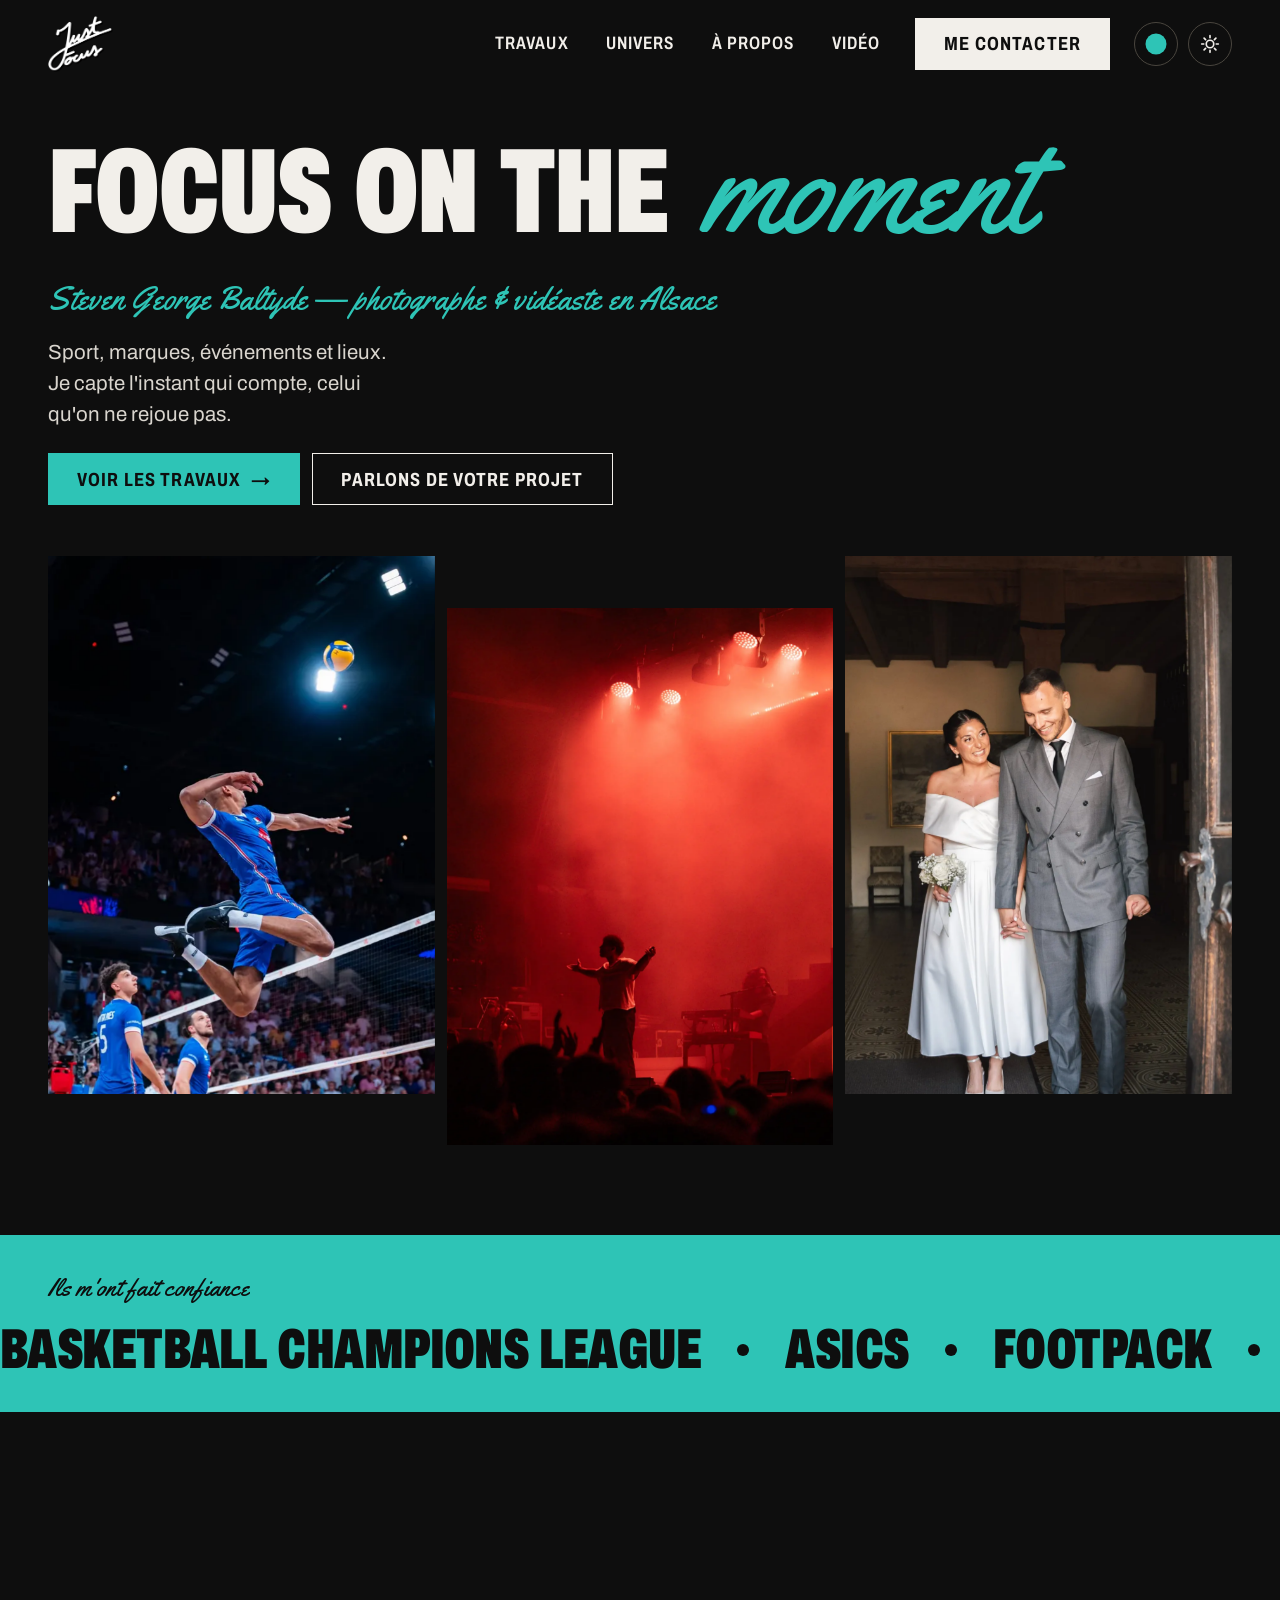
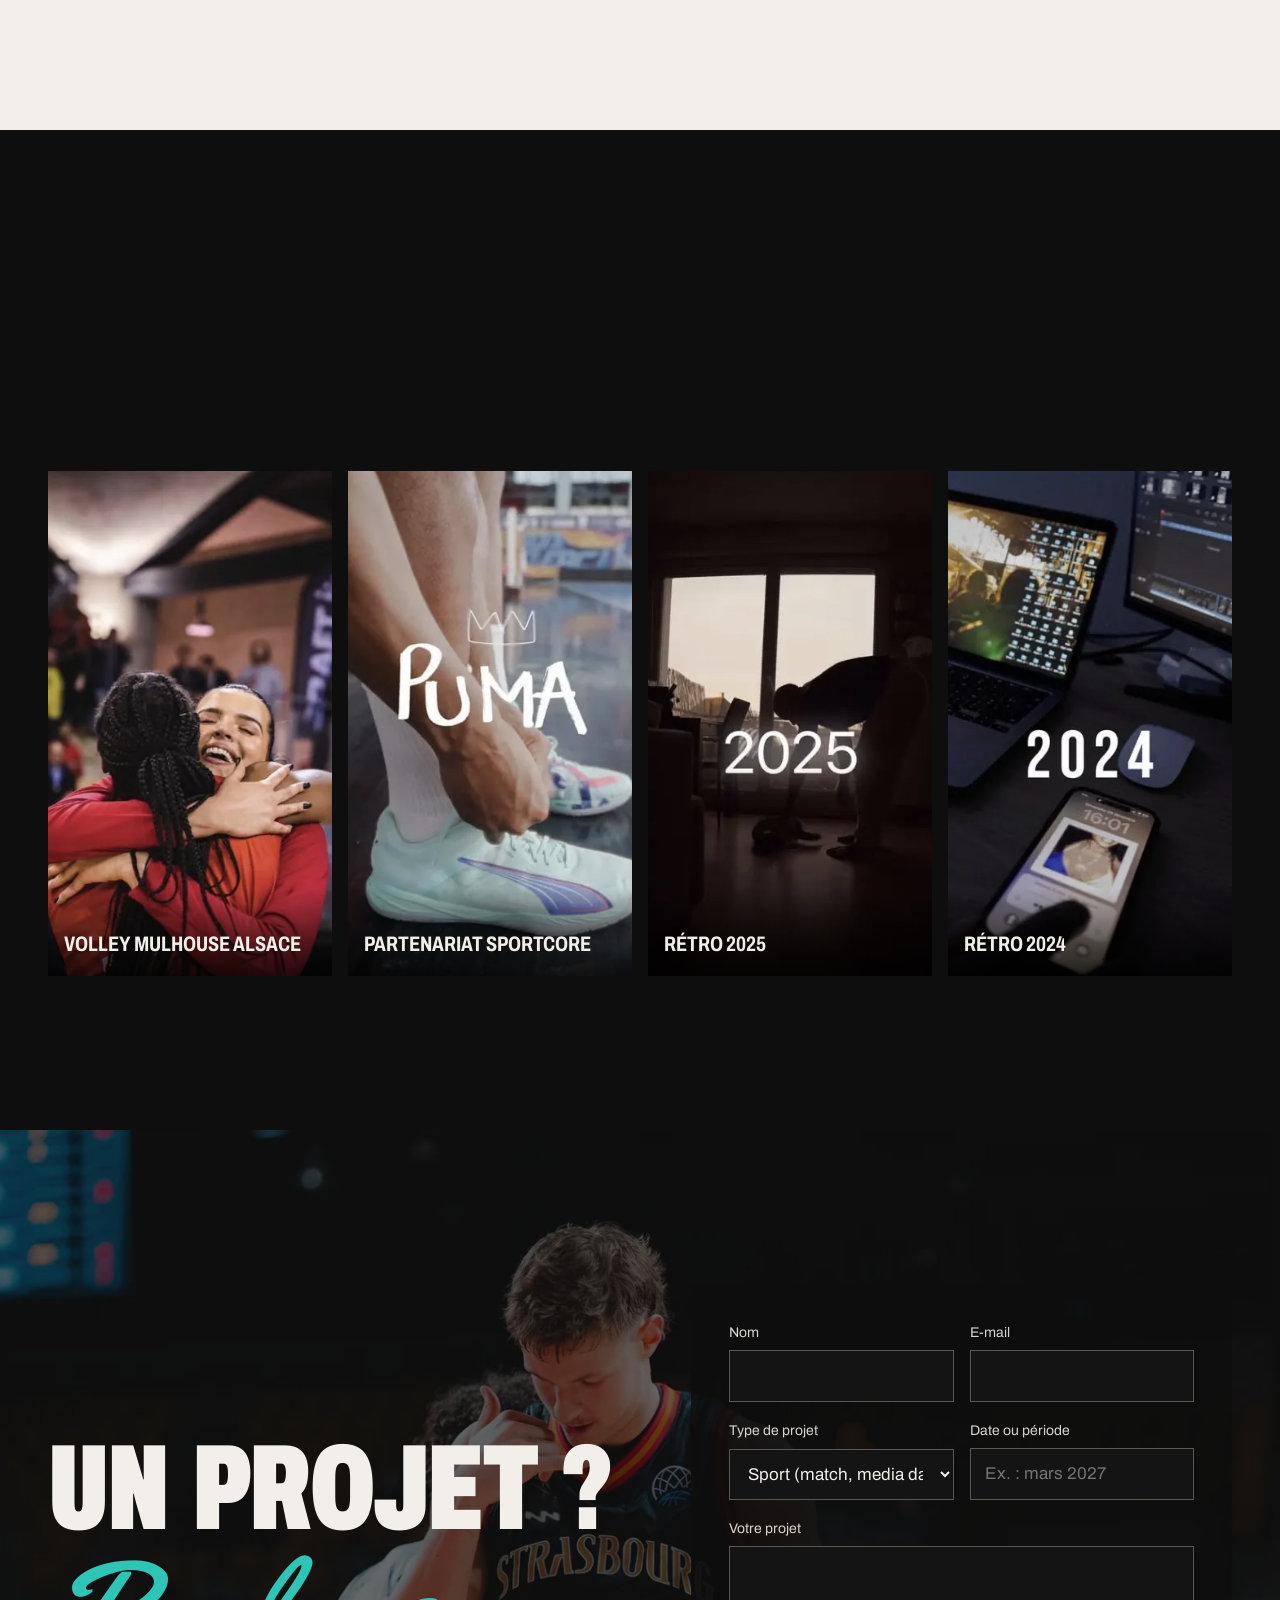
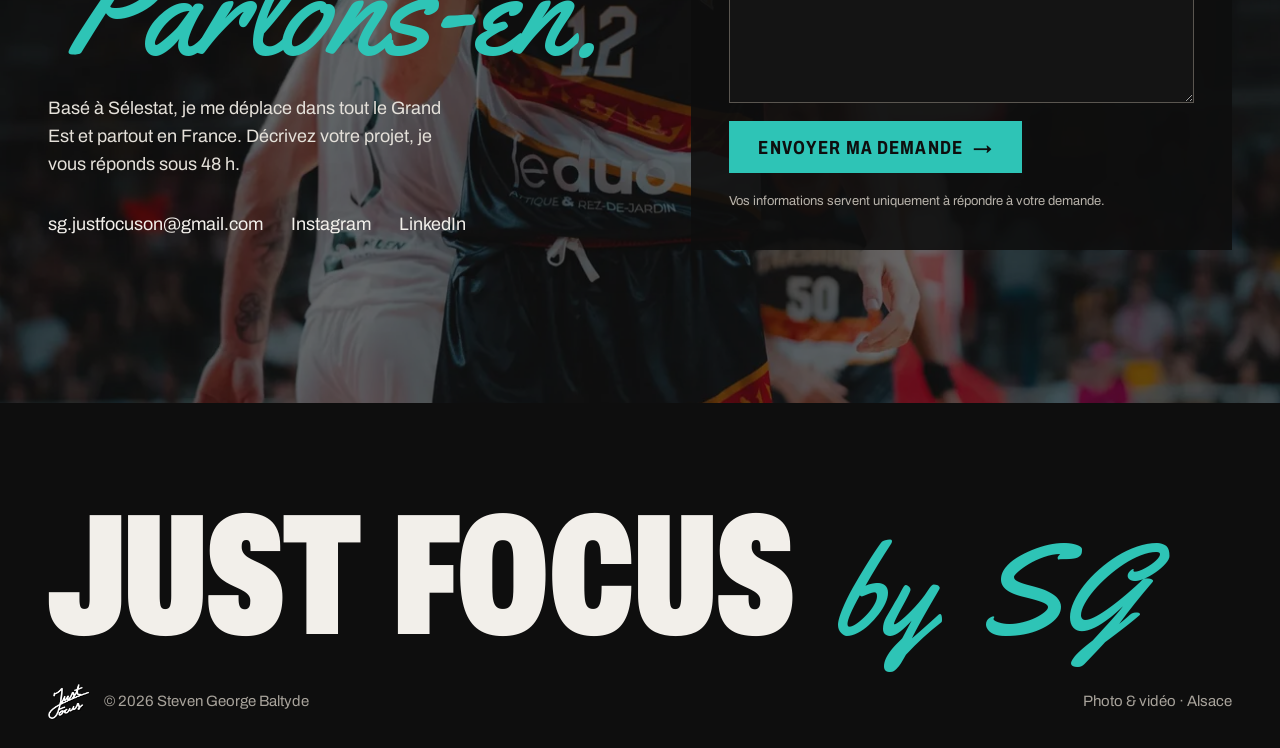
<file: index.html>
<!doctype html>
<html lang="fr">
<head>
<meta charset="utf-8">
<meta name="viewport" content="width=device-width, initial-scale=1">
<title>Steven George Baltyde — Photographe &amp; vidéaste · Just Focus by SG</title>
<meta name="description" content="Steven George Baltyde, photographe et vidéaste basé à Sélestat (Alsace). Sport, marques, événements, mariages et lieux, dans tout le Grand Est et en France.">
<link rel="canonical" href="https://justfocusbysg.com/">
<meta name="theme-color" content="#0E0E0E">
<meta name="author" content="Steven George Baltyde">
<meta property="og:type" content="website">
<meta property="og:locale" content="fr_FR">
<meta property="og:site_name" content="Just Focus by SG">
<meta property="og:title" content="Steven George Baltyde — Photographe &amp; vidéaste · Just Focus by SG">
<meta property="og:description" content="Steven George Baltyde, photographe et vidéaste basé à Sélestat (Alsace). Sport, marques, événements, mariages et lieux, dans tout le Grand Est et en France.">
<meta property="og:url" content="https://justfocusbysg.com/">
<meta property="og:image" content="https://justfocusbysg.com/assets/img/og-image.jpg">
<meta property="og:image:width" content="1200">
<meta property="og:image:height" content="630">
<meta property="og:image:alt" content="Just Focus by SG — photographie de sport">
<meta name="twitter:card" content="summary_large_image">
<link rel="icon" type="image/png" href="assets/img/favicon.png">
<link rel="apple-touch-icon" href="assets/img/apple-touch-icon.png">
<script>(function(){var t;try{t=localStorage.getItem('jf-theme')}catch(e){}var r=document.documentElement;r.dataset.theme=t==='light'?'light':'dark';try{var m=localStorage.getItem('jf-mood');if(/^(nuit|vert|orange|jaune)$/.test(m))r.dataset.mood=m}catch(e){}r.classList.add('js')})()</script>
<link rel="preconnect" href="https://fonts.googleapis.com">
<link rel="preconnect" href="https://fonts.gstatic.com" crossorigin>
<link href="https://fonts.googleapis.com/css2?family=Archivo:wdth,wght@62..100,400..900&amp;family=Yellowtail&amp;display=swap" rel="stylesheet">
<link rel="stylesheet" href="assets/css/style.css">
<link rel="preload" as="image" href="assets/img/web/fa61a51db096ecbefcd030748038e471-800.webp" imagesrcset="assets/img/web/fa61a51db096ecbefcd030748038e471-800.webp 800w, assets/img/web/fa61a51db096ecbefcd030748038e471-1600.webp 1600w" imagesizes="(max-width: 760px) 50vw, 33vw" fetchpriority="high">
<script type="application/ld+json">
{
  "@context": "https://schema.org",
  "@type": "ProfessionalService",
  "name": "Just Focus by SG",
  "description": "Photographe et vidéaste : sport, marques, événements, mariages et lieux.",
  "url": "https://justfocusbysg.com/",
  "image": "https://justfocusbysg.com/assets/img/og-image.jpg",
  "logo": "https://justfocusbysg.com/assets/img/apple-touch-icon.png",
  "email": "sg.justfocuson@gmail.com",
  "founder": { "@type": "Person", "name": "Steven George Baltyde", "jobTitle": "Photographe et vidéaste" },
  "address": { "@type": "PostalAddress", "addressLocality": "Sélestat", "addressRegion": "Grand Est", "addressCountry": "FR" },
  "areaServed": ["Alsace", "Grand Est", "France"],
  "sameAs": ["https://instagram.com/justfocusbysg", "https://www.linkedin.com/in/steven-george-baltyde-6753b2212"]
}
</script>
</head>
<body>
<div class="loader" aria-hidden="true">
  <div class="loader__logo"><img src="assets/img/web/logo.webp" alt="" width="150" height="129"><span class="g g1"></span><span class="g g2"></span></div>
  <div class="loader__bar"><span></span></div>
</div>
<div class="progress" aria-hidden="true"></div>

<header class="site-header">
  <a class="logo" href="#top" aria-label="Just Focus — accueil"><img src="assets/img/web/logo.webp" alt="Just Focus" width="150" height="129"></a>
  <div class="mood">
    <button class="mood-toggle" type="button" aria-label="Changer d'ambiance" aria-haspopup="true" aria-expanded="false" aria-controls="mood-menu" title="Changer d'ambiance"><span class="dot" aria-hidden="true"></span></button>
    <div class="mood__menu" id="mood-menu" role="menu" aria-label="Ambiance de couleur">
      <button class="swatch swatch--turquoise" type="button" role="menuitemradio" aria-checked="false" data-mood="turquoise" aria-label="Turquoise" title="Turquoise" style="--c:#2EC4B6"><span></span></button>
      <button class="swatch swatch--nuit" type="button" role="menuitemradio" aria-checked="false" data-mood="nuit" aria-label="Bleu nuit" title="Bleu nuit" style="--c:#191970"><span></span></button>
      <button class="swatch swatch--vert" type="button" role="menuitemradio" aria-checked="false" data-mood="vert" aria-label="Vert" title="Vert" style="--c:#3DD68C"><span></span></button>
      <button class="swatch swatch--orange" type="button" role="menuitemradio" aria-checked="false" data-mood="orange" aria-label="Orange" title="Orange" style="--c:#F26B3A"><span></span></button>
      <button class="swatch swatch--jaune" type="button" role="menuitemradio" aria-checked="false" data-mood="jaune" aria-label="Jaune" title="Jaune" style="--c:#F5C518"><span></span></button>
    </div>
  </div>
  <button class="theme-toggle" type="button" aria-label="Activer le mode clair" aria-pressed="false">
    <svg class="icon-sun" width="20" height="20" viewBox="0 0 24 24" fill="none" stroke="currentColor" stroke-width="2" stroke-linecap="round" aria-hidden="true"><circle cx="12" cy="12" r="4.5"/><path d="M12 2v2.5M12 19.5V22M2 12h2.5M19.5 12H22M4.9 4.9l1.8 1.8M17.3 17.3l1.8 1.8M4.9 19.1l1.8-1.8M17.3 6.7l1.8-1.8"/></svg>
    <svg class="icon-moon" width="20" height="20" viewBox="0 0 24 24" fill="none" stroke="currentColor" stroke-width="2" stroke-linecap="round" stroke-linejoin="round" aria-hidden="true"><path d="M20.5 14.5A8.5 8.5 0 0 1 9.5 3.5a8.5 8.5 0 1 0 11 11z"/></svg>
  </button>
  <button class="menu-btn" type="button" aria-label="Menu" aria-expanded="false" aria-controls="nav"><span></span></button>
  <nav class="nav" id="nav" aria-label="Navigation principale">
    <a class="link" href="travaux.html">Travaux</a>
    <a class="link" href="#univers">Univers</a>
    <a class="link" href="#apropos">À propos</a>
    <a class="link" href="#video">Vidéo</a>
    <a class="btn btn--light" href="#contact">Me contacter</a>
  </nav>
</header>

<main>
<section class="hero" id="top">
  <div class="wrap">
    <div class="hero__top">
      <h1 class="split" aria-label="Focus on the moment">
        <span class="line" aria-hidden="true"><span>Focus on the <span class="script">moment</span></span></span>
      </h1>
      <div class="hero__row">
        <div>
          <p class="hero__kicker reveal" style="--d:.25s">Steven George Baltyde — photographe &amp; vidéaste en Alsace</p>
          <p class="reveal" style="--d:.35s">Sport, marques, événements et lieux. Je capte l'instant qui compte, celui qu'on ne rejoue pas.</p>
        </div>
        <div class="hero__ctas reveal" style="--d:.45s">
          <a class="btn btn--fill" href="travaux.html">Voir les travaux <span class="arrow">→</span></a>
          <a class="btn" href="#contact">Parlons de votre projet</a>
        </div>
      </div>
    </div>
    <div class="hero__strip">
      <figure class="wipe" style="--d:.2s"><img data-parallax="0.18" src="assets/img/web/fa61a51db096ecbefcd030748038e471-800.webp" srcset="assets/img/web/fa61a51db096ecbefcd030748038e471-800.webp 800w, assets/img/web/fa61a51db096ecbefcd030748038e471-1600.webp 1600w" sizes="(max-width: 760px) 50vw, 33vw" width="1600" height="2000" fetchpriority="high" alt="Volleyeur de l'équipe de France en pleine attaque sous les projecteurs" style="object-position:center 35%"></figure>
      <figure class="wipe" style="--d:.35s"><img data-parallax="0.28" src="assets/img/web/52bb8f680ba6b6553d6959bc06f5a78e-800.webp" srcset="assets/img/web/52bb8f680ba6b6553d6959bc06f5a78e-800.webp 800w, assets/img/web/52bb8f680ba6b6553d6959bc06f5a78e-1600.webp 1600w" sizes="100vw" width="2061" height="2576" fetchpriority="high" alt="Chanteur bras ouverts face au public, scène baignée de lumière rouge" style="object-position:44% center"></figure>
      <figure class="wipe" style="--d:.5s"><img data-parallax="0.14" src="assets/img/web/5033c51128407c2e663e8a90ccf0c3f3-800.webp" srcset="assets/img/web/5033c51128407c2e663e8a90ccf0c3f3-800.webp 800w, assets/img/web/5033c51128407c2e663e8a90ccf0c3f3-1600.webp 1600w" sizes="100vw" width="2061" height="2576" decoding="async" alt="Jeunes mariés souriants franchissant une vieille porte en bois, main dans la main" style="object-position:45% 40%" loading="lazy"></figure>
    </div>
  </div>
</section>

<section class="refs" aria-label="Références">
  <p class="refs__label">Ils m'ont fait confiance</p>
  <div class="marquee">
    <ul>
      <li>Basketball Champions League</li><li>Asics</li><li>Footpack</li><li>SIG Strasbourg</li><li>Volley Mulhouse Alsace</li><li>MOC Handball</li><li>Infowa</li>
    </ul>
    <ul aria-hidden="true">
      <li>Basketball Champions League</li><li>Asics</li><li>Footpack</li><li>SIG Strasbourg</li><li>Volley Mulhouse Alsace</li><li>MOC Handball</li><li>Infowa</li>
    </ul>
  </div>
</section>

<section class="section" id="univers">
  <div class="wrap">
    <div class="section__head">
      <h2 class="h2 split"><span class="line"><span>Plusieurs univers,</span></span><span class="line"><span>un même <span class="script accent">regard</span></span></span></h2>
      <p class="lede reveal">Que ce soit un match, une campagne de marque ou un mariage, je cherche la même chose : l'émotion vraie, au bon moment.</p>
    </div>
    <div class="univers">
      <a href="travaux.html#sport" class="reveal">
        <figure class="wipe"><img src="assets/img/web/5acfdce693c6361ab72d2ea5ecdb4258-800.webp" srcset="assets/img/web/5acfdce693c6361ab72d2ea5ecdb4258-800.webp 800w, assets/img/web/5acfdce693c6361ab72d2ea5ecdb4258-1600.webp 1600w" sizes="(max-width: 760px) 100vw, (max-width: 960px) 50vw, 25vw" width="1500" height="2000" decoding="async" alt="Dunk au cercle pendant un match de basket" loading="lazy"></figure>
        <h3>Sport <span class="arrow">→</span></h3>
        <p>Matchs, media days, coulisses. Handball, basket, volley, CrossFit.</p>
      </a>
      <a href="travaux.html#marques" class="reveal" style="--d:.08s">
        <figure class="wipe" style="--d:.08s"><img src="assets/img/web/326ec947d92868f4a910a201ab078bde-800.webp" srcset="assets/img/web/326ec947d92868f4a910a201ab078bde-800.webp 800w, assets/img/web/326ec947d92868f4a910a201ab078bde-1600.webp 1600w" sizes="100vw" width="1600" height="2000" decoding="async" alt="Handballeur en t-shirt Asics, ballon en main" loading="lazy"></figure>
        <h3>Marques &amp; contenus <span class="arrow">→</span></h3>
        <p>Photo produit, campagnes, vidéos pour les réseaux sociaux.</p>
      </a>
      <a href="travaux.html#events" class="reveal" style="--d:.16s">
        <figure class="wipe" style="--d:.16s"><img src="assets/img/web/668f0959202bf460e3d12d720c8354e5-800.webp" srcset="assets/img/web/668f0959202bf460e3d12d720c8354e5-800.webp 800w, assets/img/web/668f0959202bf460e3d12d720c8354e5-1600.webp 1600w" sizes="100vw" width="1500" height="2000" decoding="async" alt="Couple de mariés au coucher du soleil" loading="lazy"></figure>
        <h3>Événements &amp; mariages <span class="arrow">→</span></h3>
        <p>Concerts, festivals, séminaires, mariages.</p>
      </a>
      <a href="travaux.html#lieux" class="reveal" style="--d:.24s">
        <figure class="wipe" style="--d:.24s"><img src="assets/img/web/7d80bee8c6d6257522353164c7cfdd1a-800.webp" srcset="assets/img/web/7d80bee8c6d6257522353164c7cfdd1a-800.webp 800w, assets/img/web/7d80bee8c6d6257522353164c7cfdd1a-1600.webp 1600w" sizes="100vw" width="1500" height="2000" decoding="async" alt="Chambre chaleureuse du gîte Du côté de chez Anne, poutres et lumière ambrée" loading="lazy"></figure>
        <h3>Entreprises &amp; lieux <span class="arrow">→</span></h3>
        <p>Hébergements, commerces, locaux, portraits d'équipe : l'image de votre activité.</p>
      </a>
    </div>
  </div>
</section>

<section class="section" id="travaux" style="padding-top:0">
  <div class="wrap">
    <div class="section__head">
      <h2 class="h2 split"><span class="line"><span>Sélection</span></span></h2>
      <a class="more-link reveal" href="travaux.html">Tous les projets <span>→</span></a>
    </div>
    <div class="selection">
      <figure class="big wipe"><img src="assets/img/web/db853a11a38537f7fb8f2dd2dfd264ef-800.webp" srcset="assets/img/web/db853a11a38537f7fb8f2dd2dfd264ef-800.webp 800w, assets/img/web/db853a11a38537f7fb8f2dd2dfd264ef-1600.webp 1600w" sizes="(max-width: 960px) 100vw, 66vw" width="1500" height="2000" decoding="async" alt="Trois handballeurs en tenue Asics assis en tribune" style="object-position:center 52%" loading="lazy"><figcaption><b>Asics</b>Contenus avec des internationaux de handball</figcaption></figure>
      <figure class="tall wipe" style="--d:.1s"><img src="assets/img/web/2d7c30103371220a06ea7942425e769b-800.webp" srcset="assets/img/web/2d7c30103371220a06ea7942425e769b-800.webp 800w, assets/img/web/2d7c30103371220a06ea7942425e769b-1600.webp 1600w" sizes="(max-width: 960px) 100vw, 33vw" width="1500" height="2000" decoding="async" alt="Maillot de Strasbourg suspendu sous le panier" loading="lazy"><figcaption><b>SIG Strasbourg</b>Shooting merch</figcaption></figure>
      <figure class="third wipe"><img src="assets/img/web/71e219370c6dc00f9561fc19fdc69f75-800.webp" srcset="assets/img/web/71e219370c6dc00f9561fc19fdc69f75-800.webp 800w, assets/img/web/71e219370c6dc00f9561fc19fdc69f75-1600.webp 1600w" sizes="(max-width: 760px) 100vw, (max-width: 960px) 50vw, 33vw" width="1600" height="2000" decoding="async" alt="Handballeur de l'équipe de France plongeant pour tirer" style="object-position:center 75%" loading="lazy"><figcaption><b>Handball</b>Équipe de France</figcaption></figure>
      <figure class="third wipe" style="--d:.1s"><img src="assets/img/web/b4fe690d12c6b96364f781dec57505b7-800.webp" srcset="assets/img/web/b4fe690d12c6b96364f781dec57505b7-800.webp 800w, assets/img/web/b4fe690d12c6b96364f781dec57505b7-1600.webp 1600w" sizes="(max-width: 760px) 100vw, (max-width: 960px) 50vw, 33vw" width="1600" height="2000" decoding="async" alt="Joueuse de handball qui crie sa joie après un but" style="object-position:center 40%" loading="lazy"><figcaption><b>Handball</b>Piraths Strasbourg</figcaption></figure>
      <figure class="third wipe" style="--d:.2s"><img src="assets/img/web/2d72309b3013cf3bee024542c8afbd2a-800.webp" srcset="assets/img/web/2d72309b3013cf3bee024542c8afbd2a-800.webp 800w, assets/img/web/2d72309b3013cf3bee024542c8afbd2a-1600.webp 1600w" sizes="(max-width: 760px) 100vw, (max-width: 960px) 50vw, 33vw" width="1600" height="2000" decoding="async" alt="Deux volleyeurs brésiliens au contre devant le filet" style="object-position:center 40%" loading="lazy"><figcaption><b>Volley</b>International</figcaption></figure>
    </div>
  </div>
</section>

<section class="section about" id="apropos">
  <div class="wrap about__grid">
    <div>
      <figure class="about__img wipe"><img data-parallax="0.12" src="assets/img/web/59ad59ea38a58f359f8caf76f1fd3eec-800.webp" srcset="assets/img/web/59ad59ea38a58f359f8caf76f1fd3eec-800.webp 800w, assets/img/web/59ad59ea38a58f359f8caf76f1fd3eec-1600.webp 1600w" sizes="(max-width: 960px) 100vw, 50vw" width="1717" height="2576" decoding="async" alt="Steven George Baltyde au travail en bord de terrain, accrédité, ordinateur ouvert" loading="lazy"></figure>
      <p class="credit reveal">Photo : <span class="script">Lucas Deslangles</span></p>
    </div>
    <div>
      <h2 class="h2 split"><span class="line"><span>Du terrain</span></span><span class="line"><span>à <span class="script">l'objectif</span></span></span></h2>
      <p class="reveal">Je suis Steven George Baltyde. J'ai passé des années sur les parquets comme handballeur professionnel, et j'ai toujours eu un appareil photo à portée de main. C'était ma façon de profiter des instants de vie.</p>
      <p class="reveal" style="--d:.08s">Le sport m'a appris à anticiper : sentir le geste avant qu'il arrive, lire l'émotion avant qu'elle éclate. C'est ce regard que j'apporte à chaque projet, qu'il s'agisse d'un match, d'une marque ou d'un mariage.</p>
          <p class="about__punch reveal" style="--d:.12s">Ce que je cherche, c'est vous faire ressentir quelque chose à travers une <span class="script">image figée</span>.</p>
      <div class="stats reveal" style="--d:.16s">
        <div class="stat"><b data-count="11" data-suffix=" ans">11 ans</b><span>De handball de haut niveau</span></div>
        <div class="stat"><b data-count="100" data-suffix="+">100+</b><span>Matchs photographiés depuis 2021</span></div>
      </div>
    </div>
  </div>
</section>

<section class="section" id="video">
  <div class="wrap">
    <div class="section__head">
      <h2 class="h2 split"><span class="line"><span>En <span class="script accent">mouvement</span></span></span></h2>
      <div class="reveal">
        <p class="lede" style="margin-bottom:12px">Mes derniers réels : matchs, contenus de marque et coulisses.</p>
        <a class="more-link" href="https://instagram.com/justfocusbysg" target="_blank" rel="noopener">Voir tout sur Instagram <span>→</span></a>
      </div>
    </div>
    <div class="reels">
      <a class="reel reveal" href="https://www.instagram.com/reel/Cq2av55I_SQ/" target="_blank" rel="noopener" aria-label="Voir le réel du Volley Mulhouse Alsace sur Instagram">
        <img src="assets/img/web/6f0116cd8eb9c9aca07483763cdb3a28-800.webp" srcset="assets/img/web/6f0116cd8eb9c9aca07483763cdb3a28-800.webp 800w, assets/img/web/6f0116cd8eb9c9aca07483763cdb3a28-1600.webp 1600w" sizes="(max-width: 960px) 50vw, 25vw" width="390" height="620" decoding="async" alt="" loading="lazy"><span class="play" aria-hidden="true"><svg width="22" height="22" viewBox="0 0 24 24" fill="currentColor"><path d="M7 4l13 8-13 8z"/></svg></span><span class="tag">Volley Mulhouse Alsace</span>
      </a>
      <a class="reel reveal" style="--d:.08s" href="https://www.instagram.com/reel/DRAgF7PDXEA/" target="_blank" rel="noopener" aria-label="Voir le réel du partenariat Sportcore sur Instagram">
        <img src="assets/img/web/c9ba36a161c785177d1a7f465be87514-800.webp" srcset="assets/img/web/c9ba36a161c785177d1a7f465be87514-800.webp 800w, assets/img/web/c9ba36a161c785177d1a7f465be87514-1600.webp 1600w" sizes="(max-width: 960px) 50vw, 25vw" width="389" height="622" decoding="async" alt="" loading="lazy"><span class="play" aria-hidden="true"><svg width="22" height="22" viewBox="0 0 24 24" fill="currentColor"><path d="M7 4l13 8-13 8z"/></svg></span><span class="tag">Partenariat Sportcore</span>
      </a>
      <a class="reel reveal" style="--d:.16s" href="https://www.instagram.com/reel/DStMwJCCFYp/" target="_blank" rel="noopener" aria-label="Voir le réel Rétro 2025 sur Instagram">
        <img src="assets/img/web/a781ad9cd153ca5fefab00707143fa7a-800.webp" srcset="assets/img/web/a781ad9cd153ca5fefab00707143fa7a-800.webp 800w, assets/img/web/a781ad9cd153ca5fefab00707143fa7a-1600.webp 1600w" sizes="(max-width: 960px) 50vw, 25vw" width="390" height="620" decoding="async" alt="" loading="lazy"><span class="play" aria-hidden="true"><svg width="22" height="22" viewBox="0 0 24 24" fill="currentColor"><path d="M7 4l13 8-13 8z"/></svg></span><span class="tag">Rétro 2025</span>
      </a>
      <a class="reel reveal" style="--d:.24s" href="https://www.instagram.com/reel/DEM09yasyZ2/" target="_blank" rel="noopener" aria-label="Voir le réel Rétro 2024 sur Instagram">
        <img src="assets/img/web/8e00ad2161fc5edcab322a801d4676a9-800.webp" srcset="assets/img/web/8e00ad2161fc5edcab322a801d4676a9-800.webp 800w, assets/img/web/8e00ad2161fc5edcab322a801d4676a9-1600.webp 1600w" sizes="(max-width: 960px) 50vw, 25vw" width="390" height="620" decoding="async" alt="" loading="lazy"><span class="play" aria-hidden="true"><svg width="22" height="22" viewBox="0 0 24 24" fill="currentColor"><path d="M7 4l13 8-13 8z"/></svg></span><span class="tag">Rétro 2024</span>
      </a>
    </div>
  </div>
</section>

<section class="contact" id="contact">
  <div class="contact__bg" aria-hidden="true"><img data-parallax="0.2" src="assets/img/web/ec40b3bc8c4b55f6afd0d92b112ed1c9-800.webp" srcset="assets/img/web/ec40b3bc8c4b55f6afd0d92b112ed1c9-800.webp 800w, assets/img/web/ec40b3bc8c4b55f6afd0d92b112ed1c9-1600.webp 1600w" sizes="100vw" width="2576" height="1717" decoding="async" alt="" loading="lazy"></div>
  <div class="wrap contact__grid">
    <div class="contact__info">
      <h2 class="h2 split"><span class="line"><span>Un projet ?</span></span><span class="line"><span class="script accent">Parlons-en.</span></span></h2>
      <p class="reveal">Basé à Sélestat, je me déplace dans tout le Grand Est et partout en France. Décrivez votre projet, je vous réponds sous 48 h.</p>
      <div class="contact__links reveal" style="--d:.08s">
        <a href="mailto:sg.justfocuson@gmail.com">sg.justfocuson@gmail.com</a>
        <a href="https://instagram.com/justfocusbysg" target="_blank" rel="noopener">Instagram</a>
        <a href="https://www.linkedin.com/in/steven-george-baltyde-6753b2212" target="_blank" rel="noopener">LinkedIn</a>
      </div>
    </div>
    <form class="form reveal" id="contact-form" style="--d:.15s" aria-label="Formulaire de contact">
      <div class="row">
        <label class="field">Nom<input type="text" name="nom" autocomplete="name" required></label>
        <label class="field">E-mail<input type="email" name="email" autocomplete="email" required></label>
      </div>
      <div class="row">
        <label class="field">Type de projet
          <select name="type">
            <option>Sport (match, media day, club)</option>
            <option>Marque &amp; contenu</option>
            <option>Événement ou mariage</option>
            <option>Entreprise ou lieu</option>
            <option>Autre</option>
          </select>
        </label>
        <label class="field">Date ou période<input type="text" name="date" placeholder="Ex. : mars 2027"></label>
      </div>
      <label class="field">Votre projet<textarea name="message" rows="5" required></textarea></label>
      <button class="btn btn--fill" type="submit">Envoyer ma demande <span class="arrow">→</span></button>
      <p class="note">Vos informations servent uniquement à répondre à votre demande.</p>
    </form>
  </div>
</section>
</main>

<footer class="footer">
  <div class="wrap">
    <p class="footer__name reveal">Just Focus <span class="script">by SG</span></p>
    <div class="footer__bottom">
      <span><img src="assets/img/web/logo.webp" alt="" width="150" height="129" loading="lazy">© 2026 Steven George Baltyde</span>
      <span>Photo &amp; vidéo · Alsace</span>
    </div>
  </div>
</footer>

<script src="assets/js/main.js" defer></script>
</body>
</html>
</file>
<file: assets/css/style.css>
/* Just Focus by SG — portfolio */
:root {
  --ground: #0E0E0E;
  --ground-2: #161616;
  --ink: #F2EFEA;
  --ink-soft: #D9D5CE;
  --muted: #A8A39B;
  /* mood colours (turquoise by default, see "Moods" below) */
  --m-hi: #2EC4B6; --m-lo: #08766C;
  --m-fill-d: #2EC4B6; --m-on-d: #0E0E0E;
  --m-fill-l: #08766C; --m-on-l: #F4F2EE;
  --glitch: #2EC4B6;
  --accent: var(--m-hi);
  --accent-fill: var(--m-fill-d);
  --on-accent: var(--m-on-d);
  --paper: #F2EFEA;
  --paper-ink: #0E0E0E;
  --paper-muted: #4A463F;
  --paper-accent: var(--m-lo);
  --line: #4A463F;
  --header-bg: rgba(14, 14, 14, .94);
  color-scheme: dark;

  --f-display: 'Archivo', 'Arial Narrow', sans-serif;
  --f-label: 'Archivo', 'Arial Narrow', sans-serif;
  --f-text: 'Archivo', system-ui, sans-serif;
  --f-script: 'Yellowtail', 'Brush Script MT', cursive;

  --gutter: clamp(16px, 4vw, 48px);
  --max: 1600px;
  --ease: cubic-bezier(.2, .7, .1, 1);
  --ease-io: cubic-bezier(.7, 0, .2, 1);
}

*, *::before, *::after { box-sizing: border-box; }
html { -webkit-text-size-adjust: 100%; }
body {
  margin: 0;
  background: var(--ground);
  color: var(--ink);
  font-family: var(--f-text);
  font-size: 18px;
  line-height: 1.55;
  -webkit-font-smoothing: antialiased;
  overflow-x: hidden;
}
img { display: block; max-width: 100%; }
a { color: inherit; text-decoration: none; }
button { font: inherit; color: inherit; }
::selection { background: var(--accent-fill); color: var(--on-accent); }
:focus-visible { outline: 2px solid var(--accent); outline-offset: 3px; }

.wrap { max-width: var(--max); margin: 0 auto; padding: 0 var(--gutter); }
/* Yellowtail is already a slanted brush script: no italic, and a touch larger than the caps it sits beside */
.script { font-family: var(--f-script); font-style: normal; font-weight: 400; font-stretch: normal; text-transform: none; letter-spacing: 0; }
.accent { color: var(--accent); }

/* ---------- Progress + header ---------- */
.progress {
  position: fixed; top: 0; left: 0; right: 0; height: 3px; z-index: 60;
  background: var(--accent); transform-origin: 0 50%; transform: scaleX(0);
}
.site-header {
  position: fixed; top: 0; left: 0; right: 0; z-index: 50;
  display: flex; align-items: center; justify-content: space-between; gap: 16px;
  padding: 16px max(var(--gutter), calc((100vw - var(--max)) / 2 + var(--gutter)));
  transition: background .4s var(--ease), transform .5s var(--ease), padding .4s var(--ease);
}
.site-header.is-solid { background: var(--header-bg); padding-top: 10px; padding-bottom: 10px; }
.site-header.is-hidden { transform: translateY(-110%); }
.logo img { height: 56px; width: auto; transition: height .4s var(--ease); }
.site-header.is-solid .logo img { height: 44px; }
.nav { display: flex; align-items: center; gap: clamp(14px, 2.6vw, 36px); }
.nav a.link {
  position: relative; font-family: var(--f-label); font-stretch: 75%; font-weight: 600; font-size: 18px;
  letter-spacing: .06em; text-transform: uppercase; padding: 10px 2px;
}
.nav a.link::after {
  content: ""; position: absolute; left: 0; right: 0; bottom: 4px; height: 2px;
  background: var(--accent); transform: scaleX(0); transform-origin: right;
  transition: transform .45s var(--ease);
}
.nav a.link:hover::after, .nav a.link[aria-current="page"]::after { transform: scaleX(1); transform-origin: left; }
.nav a.link[aria-current="page"] { color: var(--accent); }
.menu-btn { display: none; }

/* ---------- Buttons ---------- */
.btn {
  position: relative; overflow: hidden; isolation: isolate;
  display: inline-flex; align-items: center; justify-content: center; gap: 10px;
  min-height: 52px; padding: 0 28px; border: 1px solid currentColor;
  font-family: var(--f-label); font-stretch: 75%; font-weight: 700; font-size: 19px;
  letter-spacing: .06em; text-transform: uppercase; cursor: pointer;
  background: transparent; transition: color .45s var(--ease), transform .2s var(--ease);
}
.btn::before {
  content: ""; position: absolute; inset: 0; z-index: -1;
  background: var(--ink); transform: translateY(101%);
  transition: transform .45s var(--ease);
}
.btn:hover::before, .btn:focus-visible::before { transform: translateY(0); }
.btn:hover, .btn:focus-visible { color: var(--ground); }
.btn:active { transform: scale(.97); }
.btn .arrow { transition: transform .45s var(--ease); }
.btn:hover .arrow { transform: translateX(5px); }
.btn--fill { background: var(--accent-fill); border-color: var(--accent-fill); color: var(--on-accent); }
.btn--light { background: var(--ink); border-color: var(--ink); color: var(--ground); }
.btn--light::before { background: var(--accent-fill); }
.btn--light:hover, .btn--light:focus-visible { color: var(--on-accent); }

/* ---------- Hero ---------- */
.hero { padding: clamp(110px, 10vw, 140px) 0 clamp(56px, 7vw, 96px); }
.hero__top { display: grid; grid-template-columns: 1fr; gap: 28px; }
.hero__row { display: flex; flex-wrap: wrap; justify-content: space-between; align-items: end; gap: 24px 40px; }
.hero__row .hero__kicker {
  max-width: none; margin: 0 0 14px; font-family: var(--f-script); font-style: normal;
  font-size: clamp(25px, 2.5vw, 34px); color: var(--accent);
}
.hero h1 {
  margin: 0; font-family: var(--f-display); font-stretch: 62%; font-weight: 900; text-transform: uppercase;
  font-size: clamp(64px, 9.4vw, 150px); line-height: .9; letter-spacing: -0.02em;
}
.hero h1 .script { text-transform: none; font-size: 1.1em; color: var(--accent); }
.hero__row p { margin: 0; font-size: clamp(18px, 1.6vw, 22px); line-height: 1.5; color: var(--ink-soft); max-width: 30ch; }
.hero__ctas { display: flex; flex-wrap: wrap; gap: 12px; }
.hero__strip {
  margin-top: clamp(36px, 4vw, 56px);
  display: grid; grid-template-columns: repeat(3, 1fr); gap: 12px;
}
.hero__strip figure { margin: 0; overflow: hidden; height: clamp(440px, 42vw, 640px); }
.hero__strip img { width: 100%; height: 118%; object-fit: cover; will-change: transform; }
.hero__strip figure:nth-child(2) { margin-top: clamp(24px, 4vw, 64px); }

/* line mask reveal for headings */
.line { display: block; }
.line > span { display: inline-block; }
.js .line > span { opacity: 0; transform: translateY(45%); transition: transform 1.1s var(--ease), opacity .9s var(--ease); }
.is-in .line > span, .line.is-in > span { opacity: 1; transform: none; }
.line:nth-child(2) > span { transition-delay: .09s; }
.line:nth-child(3) > span { transition-delay: .18s; }

/* ---------- Marquee ---------- */
.refs { padding: 34px 0; background: var(--accent-fill); color: var(--on-accent); overflow: hidden; }
.refs__label { margin: 0 0 14px; padding: 0 var(--gutter); font-family: var(--f-script); font-style: normal; font-size: 25px; }
.marquee { display: flex; width: max-content; animation: marquee 34s linear infinite; }
.refs:hover .marquee { animation-play-state: paused; }
.marquee ul { display: flex; margin: 0; padding: 0; list-style: none; }
.marquee li {
  display: flex; align-items: center; gap: 36px; padding-right: 36px; white-space: nowrap;
  font-family: var(--f-display); font-stretch: 62%; font-weight: 900; font-size: clamp(34px, 4.4vw, 60px);
  text-transform: uppercase; letter-spacing: -0.01em; line-height: 1;
}
.marquee li::after { content: ""; width: .22em; height: .22em; border-radius: 50%; background: currentColor; }
@keyframes marquee { to { transform: translateX(-50%); } }

/* ---------- Sections ---------- */
.section { padding: clamp(96px, 12vw, 180px) 0; }
.section__head { display: grid; grid-template-columns: 1.6fr 1fr; gap: 32px; align-items: end; margin-bottom: clamp(40px, 5vw, 72px); }
.h2 {
  margin: 0; font-family: var(--f-display); font-stretch: 62%; font-weight: 900; text-transform: uppercase;
  font-size: clamp(48px, 6.4vw, 96px); line-height: .95; letter-spacing: -0.015em;
}
.h2 .script { text-transform: none; font-size: 1.1em; }
.lede { margin: 0; font-size: 19px; line-height: 1.6; color: var(--ink-soft); max-width: 44ch; }

/* reveal (rise + fade) */
.js .reveal { opacity: 0; transform: translateY(28px); transition: opacity .9s var(--ease), transform .9s var(--ease); transition-delay: var(--d, 0s); }
.reveal.is-in { opacity: 1; transform: none; }
/* image wipe reveal */
.wipe { overflow: hidden; }
.js .wipe { clip-path: inset(100% 0 0 0); transition: clip-path 1.2s var(--ease-io); transition-delay: var(--d, 0s); }
.js .wipe img { transform: scale(1.18); transition: transform 1.6s var(--ease); transition-delay: var(--d, 0s); }
.wipe.is-in { clip-path: inset(0 0 0 0); }
.wipe.is-in img { transform: scale(1); }

/* ---------- Univers ---------- */
.univers { display: grid; grid-template-columns: repeat(4, 1fr); gap: 20px; }
.univers a { display: block; }
.univers figure { margin: 0 0 18px; aspect-ratio: 3 / 4; overflow: hidden; }
.univers figure img { width: 100%; height: 100%; object-fit: cover; transition: transform 1.1s var(--ease), filter .6s; }
.univers a:hover figure img { transform: scale(1.06); }
.univers h3 {
  margin: 0 0 6px; font-family: var(--f-display); font-stretch: 62%; font-weight: 800; font-size: 30px;
  text-transform: uppercase; line-height: 1; display: flex; justify-content: space-between; gap: 8px;
}
.univers h3 .arrow { color: var(--accent); transform: translateX(-8px); opacity: 0; transition: .4s var(--ease); }
.univers a:hover h3 .arrow { transform: none; opacity: 1; }
.univers p { margin: 0; font-size: 16px; color: var(--muted); }
.univers a:nth-child(even) { margin-top: 64px; }

/* ---------- Sélection ---------- */
.selection { display: grid; grid-template-columns: repeat(6, 1fr); gap: 20px; }
.selection figure { position: relative; margin: 0; overflow: hidden; }
.selection figure img { width: 100%; height: 100%; object-fit: cover; transition: transform 1.2s var(--ease); }
.selection figure:hover img { transform: scale(1.04); }
.selection .big { grid-column: span 4; height: 680px; }
.selection .tall { grid-column: span 2; height: 680px; }
.selection .third { grid-column: span 2; height: 400px; }
.selection figcaption {
  position: absolute; left: 0; right: 0; bottom: 0; padding: 48px 20px 18px;
  background: linear-gradient(to top, rgba(0,0,0,.72), transparent); /* photo scrim — taste-skill-ignore */
  font-size: 16px; line-height: 1.35;
  transform: translateY(12px); opacity: .92; transition: transform .5s var(--ease), opacity .5s;
}
.selection figcaption b { display: block; font-family: var(--f-label); font-stretch: 75%; font-weight: 700; font-size: 22px; text-transform: uppercase; letter-spacing: .02em; }
.selection figure:hover figcaption { transform: none; opacity: 1; }
.more-link { font-family: var(--f-label); font-stretch: 75%; font-weight: 700; font-size: 20px; text-transform: uppercase; letter-spacing: .05em; color: var(--accent); justify-self: end; display: inline-flex; gap: 8px; padding: 10px 0; }
.more-link span { transition: transform .4s var(--ease); }
.more-link:hover span { transform: translateX(6px); }

/* ---------- À propos ---------- */
.about { background: var(--paper); color: var(--paper-ink); }
.about__grid { display: grid; grid-template-columns: 1fr 1.1fr; gap: clamp(32px, 6vw, 96px); align-items: center; }
.about__img { margin: 0; aspect-ratio: 4 / 5; overflow: hidden; }
.credit { margin: 12px 0 0; font-size: 14px; color: var(--paper-muted); }
.credit .script { font-size: 18px; color: var(--paper-ink); }
.about__img img { width: 100%; height: 115%; object-fit: cover; object-position: center 40%; }
.about .h2 { margin-bottom: 28px; }
.about .h2 .script { color: var(--paper-accent); }
.about p { margin: 0 0 18px; font-size: 19px; line-height: 1.65; }
/* closing line of the About text */
.about p.about__punch { margin-top: 30px; padding-left: 20px; border-left: 2px solid var(--paper-accent); font-size: clamp(22px, 2vw, 27px); font-weight: 500; line-height: 1.35; }
.about__punch .script { color: var(--paper-accent); font-size: 1.25em; line-height: 1; }
.stats { display: flex; flex-wrap: wrap; gap: 48px; margin-top: 40px; }
.stat b { display: block; font-family: var(--f-display); font-stretch: 62%; font-weight: 900; font-size: clamp(56px, 6vw, 84px); line-height: .9; }
.stat span { font-size: 15px; color: var(--paper-muted); }

/* ---------- Vidéo ---------- */
.reels { display: grid; grid-template-columns: repeat(4, 1fr); gap: 16px; }
.reel { position: relative; display: block; aspect-ratio: 9 / 16; overflow: hidden; background: var(--ground-2); }
.reel img { width: 100%; height: 100%; object-fit: cover; transition: transform 1s var(--ease), filter .6s; filter: saturate(.85); }
.reel:hover img { transform: scale(1.07); filter: none; }
.reel .play {
  position: absolute; top: 50%; left: 50%; width: 72px; height: 72px; margin: -36px 0 0 -36px;
  border-radius: 50%; background: var(--accent-fill); color: var(--on-accent);
  display: grid; place-items: center; transform: scale(.7); opacity: 0;
  transition: transform .5s var(--ease), opacity .4s;
}
.reel:hover .play, .reel:focus-visible .play { transform: none; opacity: 1; }
.reel .tag {
  position: absolute; left: 0; right: 0; bottom: 0; padding: 40px 16px 16px;
  background: linear-gradient(to top, rgba(0,0,0,.75), transparent); /* photo scrim — taste-skill-ignore */
  font-family: var(--f-label); font-stretch: 75%; font-weight: 700; font-size: 21px; text-transform: uppercase;
}

/* ---------- Contact ---------- */
.contact { position: relative; overflow: hidden; padding: clamp(110px, 12vw, 180px) 0; }
.contact__bg { position: absolute; inset: -10% 0; }
.contact__bg img { width: 100%; height: 100%; object-fit: cover; object-position: center 30%; }
.contact__bg::after { content: ""; position: absolute; inset: 0; background: rgba(14, 14, 14, .62); }
.contact__grid { position: relative; display: grid; grid-template-columns: 1.1fr 1fr; gap: 48px; align-items: end; }
.contact .h2 { font-size: clamp(60px, 9.5vw, 140px); }
.contact__info p { margin: 22px 0; color: #E4E0D9; max-width: 42ch; }
.contact__links { display: flex; flex-wrap: wrap; gap: 4px 28px; }
.contact__links a { padding: 10px 0; border-bottom: 1px solid transparent; /* hover underline — taste-skill-ignore */ transition: border-color .3s, color .3s; }
.contact__links a:hover { color: var(--accent); border-color: var(--accent); }
.form { background: rgba(14, 14, 14, .9); padding: clamp(22px, 3vw, 40px); display: grid; gap: 18px; }
.form .row { display: grid; grid-template-columns: 1fr 1fr; gap: 16px; }
.field { display: grid; gap: 6px; font-size: 14px; color: var(--ink-soft); }
.field input, .field select, .field textarea {
  font: inherit; font-size: 17px; color: var(--ink); background: #141414;
  border: 1px solid #5A5650; border-radius: 0; padding: 12px 14px; min-height: 50px; width: 100%;
  transition: border-color .3s;
}
.field textarea { resize: vertical; min-height: 130px; }
.field input:focus, .field select:focus, .field textarea:focus { outline: none; border-color: var(--accent); }
.form .note { margin: 0; font-size: 13px; color: #B8B3AB; }
.form .btn { justify-self: start; }

/* ---------- Footer ---------- */
.footer { padding: clamp(64px, 8vw, 110px) 0 28px; }
.footer__name {
  margin: 0; font-family: var(--f-display); font-stretch: 62%; font-weight: 900; text-transform: uppercase;
  font-size: clamp(56px, 13.5vw, 210px); line-height: .82; letter-spacing: -0.025em; white-space: nowrap;
}
.footer__name .script { text-transform: none; color: var(--accent); font-size: .74em; white-space: nowrap; }
.footer__bottom { margin-top: 36px; display: flex; flex-wrap: wrap; justify-content: space-between; align-items: center; gap: 12px; font-size: 15px; color: var(--muted); }
.footer__bottom img { height: 36px; width: auto; }
.footer__bottom span { display: flex; align-items: center; gap: 14px; }

/* ---------- Travaux page ---------- */
.page-head { padding: clamp(140px, 15vw, 200px) 0 32px; }
.page-head__top { display: grid; grid-template-columns: 1fr 1fr; gap: 24px; align-items: end; }
.page-head h1 { margin: 0; font-family: var(--f-display); font-stretch: 62%; font-weight: 900; text-transform: uppercase; font-size: clamp(76px, 13vw, 200px); line-height: .85; letter-spacing: -0.02em; }
.page-head h1 .script { text-transform: none; color: var(--accent); }
.filters { display: flex; flex-wrap: wrap; gap: 10px; margin-top: 40px; }
.chip {
  display: inline-flex; align-items: center; gap: 8px; min-height: 46px; padding: 0 20px;
  border-radius: 999px; border: 1px solid var(--line); background: transparent; cursor: pointer;
  font-family: var(--f-label); font-stretch: 75%; font-weight: 700; font-size: 18px; text-transform: uppercase; letter-spacing: .04em;
  transition: background .35s var(--ease), color .35s, border-color .35s, transform .2s;
}
.chip small { font-family: var(--f-text); font-weight: 500; font-size: 13px; opacity: .7; }
.chip:hover { border-color: var(--ink); }
.chip:active { transform: scale(.96); }
.chip[aria-pressed="true"] { background: var(--ink); color: var(--ground); border-color: var(--ink); }
.masonry { column-width: 300px; column-gap: 16px; padding-bottom: clamp(80px, 10vw, 140px); }
.tile {
  display: block; width: 100%; margin: 0 0 16px; padding: 0; border: 0; background: var(--ground-2);
  cursor: zoom-in; break-inside: avoid; overflow: hidden; position: relative;
}
.js .tile { opacity: 0; transform: translateY(30px); transition: opacity .8s var(--ease), transform .8s var(--ease);
}
.tile.is-in { opacity: 1; transform: none; }
.tile.is-hidden { display: none; }
.tile img { width: 100%; height: auto; transition: transform 1s var(--ease), opacity .4s; }
.tile:hover img { transform: scale(1.04); }
.tile span {
  position: absolute; left: 12px; bottom: 12px; padding: 4px 10px; background: var(--ground);
  font-size: 13px; transform: translateY(8px); opacity: 0; transition: .4s var(--ease);
}
.tile:hover span, .tile:focus-visible span { transform: none; opacity: 1; }

.lightbox {
  position: fixed; inset: 0; z-index: 80; background: rgba(8, 8, 8, .97);
  display: grid; grid-template-rows: 1fr auto; gap: 16px; padding: 24px;
  opacity: 0; visibility: hidden; transition: opacity .4s var(--ease), visibility .4s;
}
.lightbox.is-open { opacity: 1; visibility: visible; }
.lightbox figure { margin: 0; display: grid; place-items: center; min-height: 0; }
.lightbox img { max-width: 100%; max-height: calc(100vh - 140px); object-fit: contain; transform: scale(.96); opacity: 0; transition: transform .5s var(--ease), opacity .4s; }
.lightbox img.is-ready { transform: none; opacity: 1; }
.lb-bar { display: flex; align-items: center; justify-content: center; gap: 16px; }
.lb-btn { width: 52px; height: 52px; border-radius: 50%; border: 1px solid #5A5650; background: var(--ground); display: grid; place-items: center; cursor: pointer; transition: .3s; }
.lb-btn:hover { border-color: var(--accent); color: var(--accent); }
.lb-count { min-width: 220px; text-align: center; font-size: 14px; color: var(--muted); }
.lb-count b { font-family: var(--f-script); font-style: normal; font-weight: 400; font-size: 20px; color: var(--ink); }

.cta-band { padding: clamp(80px, 10vw, 140px) 0; background: var(--ground-2); }
.cta-band .wrap { display: flex; flex-wrap: wrap; justify-content: space-between; align-items: center; gap: 32px; }

/* ---------- Responsive ---------- */
@media (max-width: 960px) {
  .hero__top, .section__head, .about__grid, .contact__grid, .page-head__top { grid-template-columns: 1fr; }
  .univers { grid-template-columns: repeat(2, 1fr); }
  .univers a:nth-child(even) { margin-top: 40px; }
  .reels { grid-template-columns: repeat(2, 1fr); }
  .selection .big, .selection .tall { grid-column: span 6; height: auto; aspect-ratio: 4 / 3; }
  .selection .third { grid-column: span 3; height: 340px; }
  .selection .third:last-child { grid-column: span 6; }
}
@media (max-width: 760px) {
  body { font-size: 17px; }
  .menu-btn {
    display: inline-grid; place-items: center; width: 48px; height: 48px; border: 0;
    background: transparent; cursor: pointer; z-index: 2;
  }
  .menu-btn span, .menu-btn span::before, .menu-btn span::after {
    content: ""; display: block; width: 26px; height: 2px; background: var(--ink); position: relative; transition: .35s var(--ease);
  }
  .menu-btn span::before { position: absolute; top: -8px; }
  .menu-btn span::after { position: absolute; top: 8px; }
  .menu-open .menu-btn span { background: transparent; }
  .menu-open .menu-btn span::before { top: 0; transform: rotate(45deg); }
  .menu-open .menu-btn span::after { top: 0; transform: rotate(-45deg); }
  .nav {
    position: fixed; inset: 0; background: var(--ground); flex-direction: column; justify-content: center; gap: 18px;
    clip-path: circle(0 at calc(100% - 40px) 40px); visibility: hidden;
    transition: clip-path .7s var(--ease-io), visibility 0s .7s;
  }
  .menu-open .nav { clip-path: circle(150% at calc(100% - 40px) 40px); visibility: visible; transition: clip-path .7s var(--ease-io), visibility 0s; }
  .nav a.link { font-size: 44px; font-stretch: 62%; font-weight: 900; }
  .logo img { height: 44px; }
  .hero__strip { grid-template-columns: 1fr 1fr; }
  .hero__strip figure { height: 300px; }
  .hero__strip figure:nth-child(2) { margin-top: 32px; }
  .hero__strip figure:nth-child(3) { grid-column: span 2; height: 260px; }
  .univers { grid-template-columns: 1fr; }
  .univers a:nth-child(even) { margin-top: 0; }
  .selection .third { grid-column: span 6; }
  .form .row { grid-template-columns: 1fr; }
  .footer__name { white-space: normal; }
}

/* ---------- Back to top ---------- */
.to-top {
  position: fixed; right: max(16px, env(safe-area-inset-right)); bottom: calc(64px + env(safe-area-inset-bottom, 0px)); z-index: 40;
  display: grid; place-items: center; width: 52px; height: 52px; padding: 0; border-radius: 50%;
  border: 1px solid var(--line); background: var(--header-bg); color: var(--ink); cursor: pointer;
  -webkit-backdrop-filter: blur(6px); backdrop-filter: blur(6px);
  opacity: 0; visibility: hidden; transform: translateY(14px);
  transition: opacity .35s var(--ease), transform .35s var(--ease), visibility .35s, background .25s, color .25s, border-color .25s;
}
.to-top.is-on { opacity: 1; visibility: visible; transform: none; }
.to-top svg { width: 22px; height: 22px; fill: none; stroke: currentColor; stroke-width: 2; stroke-linecap: round; stroke-linejoin: round; }
.to-top:hover, .to-top:focus-visible { background: var(--accent-fill); color: var(--on-accent); border-color: var(--accent-fill); }
.to-top:focus-visible { outline: 2px solid var(--accent); outline-offset: 3px; }
@media (min-width: 900px) { .to-top { right: 28px; bottom: 28px; width: 56px; height: 56px; } }

@media (prefers-reduced-motion: reduce) {
  *, *::before, *::after { animation: none !important; transition-duration: .01ms !important; transition-delay: 0s !important; }
  .reveal, .tile, .tile span, .line > span { opacity: 1 !important; transform: none !important; }
  .wipe { clip-path: none !important; }
  .wipe img, .hero__strip img, .about__img img { transform: none !important; }
}
.page-head h1 .script { margin-left: 0; }
/* space before the italic word inside a heading line */
.line > span > .script, .footer__name .script { margin-left: .1em; }
.hero h1, .h2, .footer__name, .page-head h1, .marquee li { word-spacing: .1em; }
.page-head h1 .line > span > .script { margin-left: 0; }

/* ---------- Intro loader : glitch logo ---------- */
.loader { display: none; }
.js .loader {
  position: fixed; inset: 0; z-index: 100; display: grid; place-content: center; justify-items: center; gap: 36px;
  background: var(--ground);
  transition: transform 1s var(--ease-io);
}
.loader__logo { position: relative; width: clamp(220px, 36vw, 420px); aspect-ratio: 150 / 129; }
.loader__logo img { width: 100%; height: auto; display: block; opacity: 0; animation: glitch-main 1.35s .05s steps(1, end) forwards; }
.loader__logo .g {
  position: absolute; inset: 0; opacity: 0; pointer-events: none;
  -webkit-mask: url('../img/web/logo.webp') center / contain no-repeat;
          mask: url('../img/web/logo.webp') center / contain no-repeat;
}
.loader__logo .g1 { background: var(--glitch); mix-blend-mode: screen; animation: glitch-a 1.35s .05s steps(1, end) forwards; }
.loader__logo .g2 { background: #FF2E6E; mix-blend-mode: screen; animation: glitch-b 1.35s .05s steps(1, end) forwards; }
[data-theme="light"] .loader__logo .g { mix-blend-mode: multiply; }
.loader__bar { width: clamp(160px, 22vw, 260px); height: 2px; background: var(--line); overflow: hidden; }
.loader__bar span { display: block; height: 100%; background: var(--accent); transform-origin: 0 50%; transform: scaleX(0); animation: fill 1.35s .1s var(--ease) forwards; }
.loader.is-done { transform: translateY(-100%); }
.loader.is-done .loader__logo, .loader.is-done .loader__bar { opacity: 0; transform: translateY(-40px); transition: opacity .4s, transform .6s var(--ease-io); }
.is-loading, .is-loading body { overflow: hidden; }
@keyframes fill { 0% { transform: scaleX(0); } 30% { transform: scaleX(.35); } 55% { transform: scaleX(.5); } 100% { transform: scaleX(1); } }
/* the logo flickers on in broken slices, then settles */
@keyframes glitch-main {
  0%   { opacity: 0; }
  8%   { opacity: 1; transform: translate(-6px, 0) skewX(-12deg); clip-path: inset(10% 0 55% 0); }
  12%  { opacity: 0; }
  18%  { opacity: 1; transform: translate(8px, 0); clip-path: inset(48% 0 12% 0); }
  24%  { transform: translate(-3px, 0); clip-path: inset(0 0 70% 0); }
  30%  { transform: none; clip-path: inset(0 0 0 0); }
  38%  { opacity: .4; }
  42%  { opacity: 1; transform: translate(4px, 0) skewX(8deg); clip-path: inset(62% 0 8% 0); }
  48%  { transform: none; clip-path: inset(0 0 0 0); }
  70%  { transform: translate(-5px, 0); clip-path: inset(30% 0 40% 0); }
  74%  { transform: none; clip-path: inset(0 0 0 0); }
  100% { opacity: 1; transform: none; clip-path: inset(0 0 0 0); }
}
@keyframes glitch-a {
  0%   { opacity: 0; }
  8%   { opacity: .9; transform: translate(-14px, 2px); clip-path: inset(12% 0 60% 0); }
  16%  { transform: translate(10px, -2px); clip-path: inset(55% 0 20% 0); }
  24%  { transform: translate(-6px, 0); clip-path: inset(30% 0 45% 0); }
  32%  { opacity: 0; }
  42%  { opacity: .9; transform: translate(12px, 0); clip-path: inset(64% 0 6% 0); }
  50%  { opacity: 0; }
  70%  { opacity: .8; transform: translate(-9px, 1px); clip-path: inset(28% 0 42% 0); }
  76%  { opacity: 0; }
  100% { opacity: 0; }
}
@keyframes glitch-b {
  0%   { opacity: 0; }
  10%  { opacity: .8; transform: translate(12px, -2px); clip-path: inset(40% 0 30% 0); }
  18%  { transform: translate(-10px, 2px); clip-path: inset(5% 0 72% 0); }
  26%  { transform: translate(6px, 0); clip-path: inset(70% 0 4% 0); }
  32%  { opacity: 0; }
  44%  { opacity: .8; transform: translate(-12px, 0); clip-path: inset(15% 0 60% 0); }
  50%  { opacity: 0; }
  72%  { opacity: .7; transform: translate(8px, -1px); clip-path: inset(50% 0 22% 0); }
  76%  { opacity: 0; }
  100% { opacity: 0; }
}
@media (prefers-reduced-motion: reduce) {
  .loader__logo img { opacity: 1; animation: none; }
  .loader__logo .g { display: none; }
  .loader__bar span { animation: none; transform: scaleX(1); }
  .js .loader { transition: opacity .3s; }
  .loader.is-done { transform: none; opacity: 0; }
}

/* ---------- Light mode (toggle in the header) ---------- */
:root[data-theme="light"] {
  --ground: #F4F2EE;
  --ground-2: #E8E5DF;
  --ink: #0E0E0E;
  --ink-soft: #2A2826;
  --muted: #5F5A53;
  --accent: var(--m-lo);
  --accent-fill: var(--m-fill-l);
  --on-accent: var(--m-on-l);
  --paper: #141414;
  --paper-ink: #F2EFEA;
  --paper-muted: #A8A39B;
  --paper-accent: var(--m-hi);
  --line: #C9C3B9;
  --header-bg: rgba(244, 242, 238, .94);
  color-scheme: light;
}
/* ---------- Moods (colour picker in the header) ----------
   hi = accent on dark grounds, lo = accent on light grounds, fill/on = filled bands and buttons.
   #191970 is too dark to read as text on black, so in dark mode it fills and a lighter tint carries the text. */
:root[data-mood="nuit"]   { --m-hi: #8F8FEA; --m-lo: #191970; --m-fill-d: #191970; --m-on-d: #F2EFEA; --m-fill-l: #191970; --m-on-l: #F4F2EE; --glitch: #4A4AFF; }
:root[data-mood="vert"]   { --m-hi: #3DD68C; --m-lo: #17714A; --m-fill-d: #3DD68C; --m-on-d: #0E0E0E; --m-fill-l: #17714A; --m-on-l: #F4F2EE; --glitch: #3DD68C; }
:root[data-mood="orange"] { --m-hi: #F26B3A; --m-lo: #B23F17; --m-fill-d: #F26B3A; --m-on-d: #0E0E0E; --m-fill-l: #B23F17; --m-on-l: #F4F2EE; --glitch: #F26B3A; }
:root[data-mood="jaune"]  { --m-hi: #F5C518; --m-lo: #806300; --m-fill-d: #F5C518; --m-on-d: #0E0E0E; --m-fill-l: #F5C518; --m-on-l: #0E0E0E; --glitch: #F5C518; }
/* areas over photos stay dark in both modes */
.contact, .lightbox {
  --ground: #0E0E0E; --ground-2: #161616; --ink: #F2EFEA; --ink-soft: #D9D5CE; --muted: #A8A39B; --line: #4A463F;
  --accent: var(--m-hi); --accent-fill: var(--m-fill-d); --on-accent: var(--m-on-d);
  color: var(--ink);
}
.selection figcaption, .reel .tag { color: #F2EFEA; }
body, .site-header, .about, .cta-band, .chip, .tile { transition: background-color .4s var(--ease), color .4s var(--ease); }

.theme-toggle, .mood-toggle {
  order: 2; position: relative; z-index: 2;
  width: 44px; height: 44px; border-radius: 50%; border: 1px solid var(--line);
  background: transparent; color: var(--ink); cursor: pointer;
  display: grid; place-items: center; transition: border-color .3s, color .3s, transform .2s var(--ease);
}
.theme-toggle:hover, .mood-toggle:hover { border-color: var(--accent); color: var(--accent); }
.theme-toggle:active, .mood-toggle:active { transform: scale(.92); }
/* mood picker: a dot of the current colour, opening a row of swatches */
.mood { order: 2; position: relative; }
.mood-toggle .dot { width: 18px; height: 18px; border-radius: 50%; background: var(--m-fill-d); box-shadow: 0 0 0 1.5px var(--m-hi); transition: background-color .4s, box-shadow .4s; }
.mood__menu {
  position: absolute; top: calc(100% + 10px); right: -8px; display: flex; gap: 6px; padding: 8px;
  background: var(--header-bg); border: 1px solid var(--line); border-radius: 999px;
  -webkit-backdrop-filter: blur(10px); backdrop-filter: blur(10px);
  opacity: 0; visibility: hidden; transform: translateY(-6px) scale(.96); transform-origin: top right;
  transition: opacity .25s, transform .35s var(--ease), visibility 0s .35s;
}
.mood.is-open .mood__menu { opacity: 1; visibility: visible; transform: none; transition: opacity .25s, transform .35s var(--ease); }
.swatch { width: 32px; height: 32px; padding: 0; border: 0; border-radius: 50%; background: transparent; cursor: pointer; display: grid; place-items: center; }
.swatch span { width: 20px; height: 20px; border-radius: 50%; background: var(--c); transition: transform .3s var(--ease), box-shadow .3s; }
.swatch:hover span { transform: scale(1.15); }
.swatch[aria-checked="true"] span { box-shadow: 0 0 0 2px var(--ground), 0 0 0 3.5px var(--ink); }
.swatch--nuit span { box-shadow: inset 0 0 0 1.5px #8F8FEA; }
.swatch--nuit[aria-checked="true"] span { box-shadow: inset 0 0 0 1.5px #8F8FEA, 0 0 0 2px var(--ground), 0 0 0 3.5px var(--ink); }
.theme-toggle svg { grid-area: 1 / 1; transition: transform .5s var(--ease), opacity .3s; }
[data-theme="dark"] .theme-toggle .icon-moon, [data-theme="light"] .theme-toggle .icon-sun { opacity: 0; transform: rotate(-90deg) scale(.5); }
.logo { order: 0; margin-right: auto; }
.nav { order: 1; }
.menu-btn { order: 3; }
@media (min-width: 761px) { .mood { margin-left: 8px; } }
.mood + .theme-toggle { margin-left: -6px; }

/* circle reveal when switching mode (browsers with View Transitions) */
::view-transition-old(root) { animation: none; }
::view-transition-new(root) { animation: theme-reveal .75s var(--ease-io); }
@keyframes theme-reveal {
  from { clip-path: circle(0 at var(--vt-x, 100%) var(--vt-y, 0)); }
  to { clip-path: circle(150vmax at var(--vt-x, 100%) var(--vt-y, 0)); }
}
</file>
